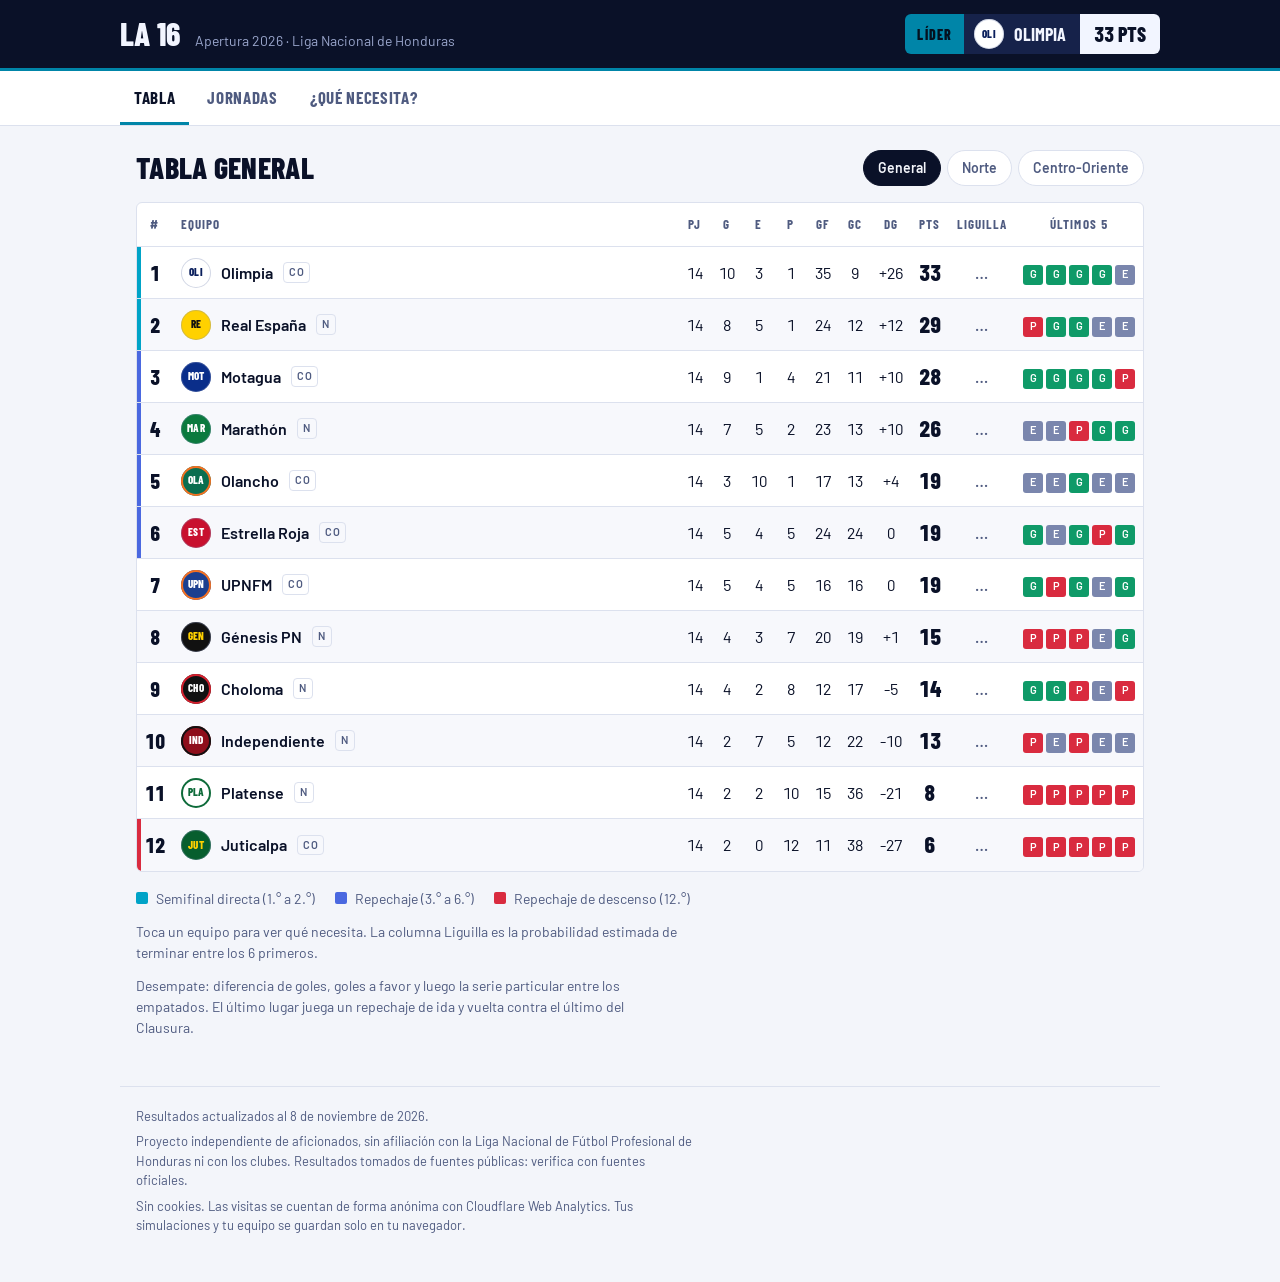
<file: index.html>
<!DOCTYPE html>
<html lang="es">
<head>
  <meta charset="UTF-8">
  <meta http-equiv="Content-Security-Policy" content="default-src 'none'; script-src 'self' https://static.cloudflareinsights.com; style-src 'self'; font-src 'self'; img-src 'self'; manifest-src 'self'; connect-src 'self' https://cloudflareinsights.com; worker-src 'self'; base-uri 'none'; form-action 'none'">
  <meta name="referrer" content="strict-origin-when-cross-origin">
  <meta name="viewport" content="width=device-width, initial-scale=1.0">
  <title>La 16 · Tabla y simulador del Apertura 2026 de la Liga Nacional de Honduras</title>
  <meta name="description" content="Tabla de posiciones del Apertura 2026 de la Liga Nacional de Honduras, simulador de jornadas, probabilidades de clasificar y qué necesita cada equipo para la liguilla. Proyecto independiente.">
  <meta name="theme-color" content="#0A1128">
  <link rel="canonical" href="https://la-16.pages.dev/">

  <meta property="og:type" content="website">
  <meta property="og:locale" content="es_HN">
  <meta property="og:site_name" content="La 16">
  <meta property="og:title" content="La 16 · Apertura 2026">
  <meta property="og:description" content="Tabla general, simulador de jornadas y qué necesita tu equipo para clasificar.">
  <meta property="og:url" content="https://la-16.pages.dev/">
  <meta property="og:image" content="https://la-16.pages.dev/assets/og.png">
  <meta property="og:image:width" content="1200">
  <meta property="og:image:height" content="630">
  <meta property="og:image:alt" content="La 16: tabla general, simulador de jornadas y qué necesita tu equipo. Apertura 2026, Liga Nacional de Honduras.">
  <meta name="twitter:card" content="summary_large_image">

  <link rel="icon" href="assets/icono.svg" type="image/svg+xml">
  <link rel="icon" href="assets/favicon-32.png" type="image/png" sizes="32x32">
  <link rel="apple-touch-icon" href="assets/apple-touch-icon.png">
  <link rel="manifest" href="manifest.webmanifest">

  <link rel="preload" href="assets/fonts/barlow-condensed-800.woff2" as="font" type="font/woff2" crossorigin>
  <link rel="preload" href="assets/fonts/barlow-400.woff2" as="font" type="font/woff2" crossorigin>
  <link rel="stylesheet" href="css/styles.css">
</head>
<body>
  <header class="barra">
    <div class="barra__marca">
      <span class="marca">La&nbsp;16</span>
      <span class="barra__torneo">Apertura 2026 · Liga Nacional de Honduras</span>
    </div>
    <div class="bug" id="bug" aria-live="polite"></div>
  </header>

  <nav class="pestanas" role="tablist" aria-label="Secciones">
    <button class="pestana" role="tab" id="tab-tabla" aria-controls="vista-tabla" data-vista="tabla">Tabla</button>
    <button class="pestana" role="tab" id="tab-jornadas" aria-controls="vista-jornadas" data-vista="jornadas">Jornadas</button>
    <button class="pestana" role="tab" id="tab-equipo" aria-controls="vista-equipo" data-vista="equipo">¿Qué necesita?</button>
  </nav>

  <div class="aviso-conexion" id="aviso-conexion" role="status" hidden>
    Sin conexión: se muestran los últimos datos guardados.
  </div>

  <div class="aviso-sim" id="aviso-sim" hidden>
    <p><strong>Simulación activa.</strong> <span id="aviso-sim-texto"></span></p>
    <button class="boton boton--linea" id="borrar-sim" type="button">Borrar simulación</button>
  </div>

  <main>
    <noscript><p class="nota">La 16 necesita JavaScript para calcular la tabla.</p></noscript>
    <section class="vista" id="vista-tabla" role="tabpanel" aria-labelledby="tab-tabla">
      <div class="vista__cabecera">
        <h1 class="titulo">Tabla general</h1>
        <div class="filtros" role="group" aria-label="Filtrar por grupo">
          <button class="chip" type="button" data-grupo="todos">General</button>
          <button class="chip" type="button" data-grupo="N">Norte</button>
          <button class="chip" type="button" data-grupo="CO">Centro-Oriente</button>
        </div>
      </div>
      <p class="nota" id="nota-grupo" hidden>Los grupos solo definen el calendario. La posición que se muestra es la de la tabla general.</p>
      <div class="tabla-envoltura">
        <table class="tabla">
          <thead>
            <tr>
              <th scope="col" class="c-pos"><abbr title="Posición">#</abbr></th>
              <th scope="col" class="c-equipo">Equipo</th>
              <th scope="col" class="c-pj"><abbr title="Partidos jugados">PJ</abbr></th>
              <th scope="col" class="c-extra"><abbr title="Ganados">G</abbr></th>
              <th scope="col" class="c-extra"><abbr title="Empatados">E</abbr></th>
              <th scope="col" class="c-extra"><abbr title="Perdidos">P</abbr></th>
              <th scope="col" class="c-extra"><abbr title="Goles a favor">GF</abbr></th>
              <th scope="col" class="c-extra"><abbr title="Goles en contra">GC</abbr></th>
              <th scope="col"><abbr title="Diferencia de goles">DG</abbr></th>
              <th scope="col" class="c-pts"><abbr title="Puntos">Pts</abbr></th>
              <th scope="col" class="c-prob"><abbr title="Probabilidad estimada de terminar entre los 6 primeros"><span class="texto-largo">Liguilla</span><span class="texto-corto">Lig.</span></abbr></th>
              <th scope="col" class="c-forma">Últimos 5</th>
            </tr>
          </thead>
          <tbody id="cuerpo-tabla"></tbody>
        </table>
      </div>
      <ul class="leyenda" id="leyenda"></ul>
      <p class="nota">Toca un equipo para ver qué necesita. La columna Liguilla es la probabilidad estimada de terminar entre los 6 primeros.</p>
      <p class="nota">Desempate: diferencia de goles, goles a favor y luego la serie particular entre los empatados. El último lugar juega un repechaje de ida y vuelta contra el último del Clausura.</p>
    </section>

    <section class="vista" id="vista-jornadas" role="tabpanel" aria-labelledby="tab-jornadas" hidden>
      <div class="vista__cabecera">
        <h1 class="titulo" id="titulo-jornada">Jornada</h1>
        <div class="paginador">
          <button class="boton boton--icono" type="button" id="jornada-ant" aria-label="Jornada anterior">
            <svg viewBox="0 0 24 24" aria-hidden="true"><path d="M15 6l-6 6 6 6"/></svg>
          </button>
          <span class="paginador__texto" id="jornada-texto"></span>
          <button class="boton boton--icono" type="button" id="jornada-sig" aria-label="Jornada siguiente">
            <svg viewBox="0 0 24 24" aria-hidden="true"><path d="M9 6l6 6-6 6"/></svg>
          </button>
        </div>
      </div>
      <p class="nota">En los partidos pendientes puedes escribir un marcador para simular cómo quedaría la tabla. La simulación se guarda solo en este navegador.</p>
      <ol class="partidos" id="lista-partidos"></ol>
    </section>

    <section class="vista" id="vista-equipo" role="tabpanel" aria-labelledby="tab-equipo" hidden>
      <div class="vista__cabecera">
        <h1 class="titulo">¿Qué necesita?</h1>
        <label class="selector">
          <span class="selector__etiqueta">Equipo</span>
          <select id="selector-equipo"></select>
        </label>
      </div>
      <div id="analisis"></div>
    </section>
  </main>

  <div class="aviso-datos" id="aviso-datos" role="status" aria-live="polite" hidden></div>

  <footer class="pie">
    <p id="pie-actualizado"></p>
    <p>Proyecto independiente de aficionados, sin afiliación con la Liga Nacional de Fútbol Profesional de Honduras ni con los clubes. Resultados tomados de fuentes públicas: verifica con fuentes oficiales.</p>
    <p>Sin cookies. Las visitas se cuentan de forma anónima con Cloudflare Web Analytics. Tus simulaciones y tu equipo se guardan solo en tu navegador.</p>
  </footer>

  <script src="js/data.js" defer></script>
  <script src="js/tabla.js" defer></script>
  <script src="js/app.js" defer></script>
</body>
</html>
</file>
<file: css/styles.css>
/* Barlow y Barlow Condensed (SIL Open Font License, ver assets/fonts/OFL.txt) */
@font-face {
  font-family: "Barlow";
  font-style: normal;
  font-weight: 400;
  font-display: swap;
  src: url("../assets/fonts/barlow-400.woff2") format("woff2");
}

@font-face {
  font-family: "Barlow";
  font-style: normal;
  font-weight: 600;
  font-display: swap;
  src: url("../assets/fonts/barlow-600.woff2") format("woff2");
}

@font-face {
  font-family: "Barlow Condensed";
  font-style: normal;
  font-weight: 700;
  font-display: swap;
  src: url("../assets/fonts/barlow-condensed-700.woff2") format("woff2");
}

@font-face {
  font-family: "Barlow Condensed";
  font-style: normal;
  font-weight: 800;
  font-display: swap;
  src: url("../assets/fonts/barlow-condensed-800.woff2") format("woff2");
}

:root {
  --fondo: #0A1128;
  --superficie: #101A3A;
  --superficie-2: #0D1631;
  --linea: #22305C;
  --texto: #F2F5FF;
  --texto-suave: #9AA6CC;
  --acento: #00BCE4;
  --acento-texto: #04111F;
  --zona-semis: #00BCE4;
  --zona-repechaje: #6E8BFF;
  --zona-descenso: #FF5A6A;
  --gano: #1FC98A;
  --empato: #7A86AD;
  --perdio: #FF5A6A;
  --sim: #FFC845;
  --neutro-fondo: #26325E;
  --neutro-texto: #E6EBFF;

  --fuente-display: "Barlow Condensed", "Arial Narrow", sans-serif;
  --fuente-texto: "Barlow", system-ui, sans-serif;
  --radio: 6px;
  --ancho: 1040px;
  color-scheme: dark;
}

@media (prefers-color-scheme: light) {
  :root {
    --fondo: #F3F5FA;
    --superficie: #FFFFFF;
    --superficie-2: #F7F8FC;
    --linea: #DCE1EE;
    --texto: #0A1128;
    --texto-suave: #4F5B80;
    --acento: #0085A8;
    --acento-texto: #FFFFFF;
    --zona-semis: #00A3C7;
    --zona-repechaje: #4A68E0;
    --zona-descenso: #D92B3F;
    --gano: #0F9A68;
    --empato: #7A86AD;
    --perdio: #D92B3F;
    --sim: #B77E00;
    --neutro-fondo: #DDE3F2;
    --neutro-texto: #1B2650;
    color-scheme: light;
  }
}

*,
*::before,
*::after {
  box-sizing: border-box;
}

body {
  margin: 0;
  background: var(--fondo);
  color: var(--texto);
  font-family: var(--fuente-texto);
  font-size: 16px;
  line-height: 1.5;
  -webkit-font-smoothing: antialiased;
}

button,
input,
select {
  font: inherit;
  color: inherit;
}

:focus-visible {
  outline: 2px solid var(--acento);
  outline-offset: 2px;
}

abbr[title] {
  text-decoration: none;
}

/* Barra superior: el "marcador" de transmisión */
.barra {
  background: #0A1128;
  color: #F2F5FF;
  border-bottom: 3px solid var(--acento);
  display: flex;
  flex-wrap: wrap;
  align-items: center;
  justify-content: space-between;
  gap: 12px 24px;
  padding: 14px max(16px, calc((100% - var(--ancho)) / 2));
}

.barra__marca {
  display: flex;
  align-items: baseline;
  gap: 14px;
  flex-wrap: wrap;
}

.marca {
  font-family: var(--fuente-display);
  font-weight: 800;
  font-size: 32px;
  line-height: 1;
  letter-spacing: 0.01em;
  text-transform: uppercase;
}

.barra__torneo {
  font-size: 14px;
  color: #9AA6CC;
}

.bug {
  display: flex;
  align-items: stretch;
  font-family: var(--fuente-display);
  text-transform: uppercase;
  border-radius: var(--radio);
  overflow: hidden;
  min-height: 40px;
}

.bug > * {
  white-space: nowrap;
}

.bug__etiqueta {
  background: var(--acento);
  color: #04111F;
  font-weight: 800;
  font-size: 14px;
  letter-spacing: 0.08em;
  padding: 0 12px;
  display: flex;
  align-items: center;
}

.bug__equipo {
  background: #16224A;
  display: flex;
  align-items: center;
  gap: 10px;
  padding: 0 14px 0 10px;
  font-weight: 700;
  font-size: 18px;
}

.bug__pts {
  background: #F2F5FF;
  color: #0A1128;
  font-weight: 800;
  font-size: 20px;
  padding: 0 14px;
  display: flex;
  align-items: center;
  font-variant-numeric: tabular-nums;
}

/* Pestañas */
.pestanas {
  display: flex;
  gap: 4px;
  padding: 0 max(16px, calc((100% - var(--ancho)) / 2));
  background: var(--superficie);
  border-bottom: 1px solid var(--linea);
  overflow-x: auto;
}

.pestana {
  background: none;
  border: 0;
  border-bottom: 3px solid transparent;
  padding: 14px 14px 11px;
  min-height: 48px;
  font-family: var(--fuente-display);
  font-weight: 700;
  font-size: 17px;
  letter-spacing: 0.04em;
  text-transform: uppercase;
  color: var(--texto-suave);
  cursor: pointer;
  white-space: nowrap;
  transition: color 150ms ease, border-color 150ms ease;
}

.pestana:hover {
  color: var(--texto);
}

.pestana[aria-selected="true"] {
  color: var(--texto);
  border-bottom-color: var(--acento);
}

/* Aviso de simulación */
.aviso-sim {
  display: flex;
  flex-wrap: wrap;
  align-items: center;
  justify-content: space-between;
  gap: 8px 16px;
  padding: 10px max(16px, calc((100% - var(--ancho)) / 2));
  background: color-mix(in srgb, var(--sim) 14%, var(--fondo));
  border-bottom: 1px solid color-mix(in srgb, var(--sim) 45%, transparent);
  font-size: 15px;
}

.aviso-sim[hidden] {
  display: none;
}

.aviso-sim p {
  margin: 0;
}

.aviso-sim strong {
  color: var(--sim);
}

main {
  max-width: var(--ancho);
  margin: 0 auto;
  padding: 24px 16px 48px;
}

.vista__cabecera {
  display: flex;
  flex-wrap: wrap;
  align-items: center;
  justify-content: space-between;
  gap: 12px 24px;
  margin-bottom: 16px;
}

.titulo {
  margin: 0;
  font-family: var(--fuente-display);
  font-weight: 800;
  font-size: 30px;
  line-height: 1.1;
  text-transform: uppercase;
  letter-spacing: 0.01em;
}

.nota {
  color: var(--texto-suave);
  font-size: 14px;
  margin: 12px 0 0;
  max-width: 68ch;
}

.nota[hidden] {
  display: none;
}

/* Botones y chips */
.boton {
  border-radius: var(--radio);
  cursor: pointer;
  min-height: 40px;
  padding: 0 14px;
  font-weight: 600;
  font-size: 14px;
  transition: background-color 150ms ease, border-color 150ms ease;
}

.boton--linea {
  background: transparent;
  border: 1px solid var(--linea);
}

.boton--linea:hover {
  border-color: var(--texto-suave);
}

.boton--icono {
  width: 44px;
  height: 44px;
  padding: 0;
  display: inline-grid;
  place-items: center;
  background: var(--superficie);
  border: 1px solid var(--linea);
}

.boton--icono:hover:not(:disabled) {
  border-color: var(--texto-suave);
}

.boton--icono:disabled {
  opacity: 0.35;
  cursor: default;
}

.boton--icono svg {
  width: 20px;
  height: 20px;
  fill: none;
  stroke: currentColor;
  stroke-width: 2.25;
  stroke-linecap: round;
  stroke-linejoin: round;
}

.filtros {
  display: flex;
  gap: 6px;
  flex-wrap: wrap;
}

.chip {
  background: var(--superficie);
  border: 1px solid var(--linea);
  border-radius: 999px;
  padding: 0 14px;
  min-height: 36px;
  font-size: 14px;
  font-weight: 600;
  color: var(--texto-suave);
  cursor: pointer;
  transition: background-color 150ms ease, color 150ms ease, border-color 150ms ease;
}

.chip:hover {
  color: var(--texto);
}

.chip[aria-pressed="true"] {
  background: var(--texto);
  border-color: var(--texto);
  color: var(--fondo);
}

/* Distintivo de equipo (iniciales, sin escudos oficiales) */
.escudo {
  flex: none;
  width: 30px;
  height: 30px;
  border-radius: 50%;
  display: inline-grid;
  place-items: center;
  font-family: var(--fuente-display);
  font-weight: 800;
  font-size: 11px;
  letter-spacing: 0.02em;
  background: var(--neutro-fondo);
  color: var(--neutro-texto);
  box-shadow: inset 0 0 0 1px rgb(127 140 180 / 0.35);
}

/* Tabla */
.tabla-envoltura {
  background: var(--superficie);
  border: 1px solid var(--linea);
  border-radius: var(--radio);
  overflow-x: auto;
}

.tabla {
  width: 100%;
  border-collapse: collapse;
  font-variant-numeric: tabular-nums;
}

.tabla th {
  font-family: var(--fuente-display);
  font-weight: 700;
  font-size: 13px;
  letter-spacing: 0.08em;
  text-transform: uppercase;
  color: var(--texto-suave);
  text-align: center;
  padding: 12px 8px;
  border-bottom: 1px solid var(--linea);
  white-space: nowrap;
}

.tabla td {
  text-align: center;
  padding: 0 8px;
  height: 52px;
  border-bottom: 1px solid var(--linea);
  white-space: nowrap;
}

.tabla tbody tr:last-child td {
  border-bottom: 0;
}

.tabla tbody tr:nth-child(even) {
  background: var(--superficie-2);
}

.tabla .c-equipo {
  text-align: left;
  width: 100%;
}

.tabla td.c-pos {
  position: relative;
  width: 52px;
  font-family: var(--fuente-display);
  font-weight: 800;
  font-size: 20px;
}

.tabla td.c-pos::before {
  content: "";
  position: absolute;
  left: 0;
  top: 0;
  bottom: 0;
  width: 4px;
  background: var(--zona, transparent);
}

.fila--semis {
  --zona: var(--zona-semis);
}

.fila--repechaje {
  --zona: var(--zona-repechaje);
}

.fila--descenso {
  --zona: var(--zona-descenso);
}

.equipo {
  display: flex;
  align-items: center;
  gap: 10px;
  font-weight: 600;
}

.equipo__grupo {
  font-size: 11px;
  font-weight: 600;
  letter-spacing: 0.06em;
  color: var(--texto-suave);
  border: 1px solid var(--linea);
  border-radius: 4px;
  padding: 1px 5px;
}

.tabla td.c-pts {
  font-family: var(--fuente-display);
  font-weight: 800;
  font-size: 22px;
}

.movimiento {
  display: inline-block;
  min-width: 26px;
  margin-left: 2px;
  font-family: var(--fuente-texto);
  font-size: 12px;
  font-weight: 600;
  vertical-align: middle;
}

.movimiento--sube {
  color: var(--gano);
}

.movimiento--baja {
  color: var(--perdio);
}

.forma {
  display: inline-flex;
  gap: 3px;
}

.forma__item {
  width: 20px;
  height: 20px;
  border-radius: 3px;
  display: inline-grid;
  place-items: center;
  font-size: 11px;
  font-weight: 700;
  color: #FFFFFF;
}

.forma__item--G {
  background: var(--gano);
}

.forma__item--E {
  background: var(--empato);
}

.forma__item--P {
  background: var(--perdio);
}

.leyenda {
  list-style: none;
  display: flex;
  flex-wrap: wrap;
  gap: 8px 20px;
  padding: 0;
  margin: 16px 0 0;
  font-size: 14px;
  color: var(--texto-suave);
}

.leyenda li {
  display: flex;
  align-items: center;
  gap: 8px;
}

.leyenda__marca {
  width: 12px;
  height: 12px;
  border-radius: 2px;
  background: var(--zona);
}

.leyenda__marca--semis {
  --zona: var(--zona-semis);
}

.leyenda__marca--repechaje {
  --zona: var(--zona-repechaje);
}

.leyenda__marca--descenso {
  --zona: var(--zona-descenso);
}

/* Jornadas */
.paginador {
  display: flex;
  align-items: center;
  gap: 10px;
}

.paginador__texto {
  min-width: 11ch;
  text-align: center;
  font-size: 14px;
  color: var(--texto-suave);
}

.partidos {
  list-style: none;
  margin: 16px 0 0;
  padding: 0;
  display: grid;
  gap: 8px;
}

.partido {
  background: var(--superficie);
  border: 1px solid var(--linea);
  border-radius: var(--radio);
  padding: 10px 14px 12px;
}

.partido--sim {
  border-color: color-mix(in srgb, var(--sim) 55%, var(--linea));
}

.partido__meta {
  display: flex;
  justify-content: space-between;
  gap: 12px;
  font-size: 13px;
  color: var(--texto-suave);
  margin-bottom: 8px;
}

.partido__etiquetas {
  display: flex;
  gap: 10px;
}

.partido__etiqueta-mio {
  color: var(--acento);
  font-weight: 700;
  letter-spacing: 0.06em;
  text-transform: uppercase;
  font-size: 12px;
}

.partido__etiqueta-sim {
  color: var(--sim);
  font-weight: 700;
  letter-spacing: 0.06em;
  text-transform: uppercase;
  font-size: 12px;
}

.partido__cuerpo {
  display: grid;
  grid-template-columns: 1fr auto 1fr;
  align-items: center;
  gap: 12px;
}

.partido__equipo {
  display: flex;
  align-items: center;
  gap: 10px;
  font-weight: 600;
  min-width: 0;
}

.partido__equipo--local {
  justify-content: flex-end;
  text-align: right;
}

.partido__nombre {
  overflow: hidden;
  text-overflow: ellipsis;
  white-space: nowrap;
}

.marcador {
  display: flex;
  align-items: center;
  background: #0A1128;
  color: #F2F5FF;
  border-radius: 4px;
  font-family: var(--fuente-display);
  font-weight: 800;
  font-size: 24px;
  font-variant-numeric: tabular-nums;
  line-height: 1;
}

.marcador__gol {
  width: 40px;
  text-align: center;
  padding: 8px 0;
}

.marcador__sep {
  width: 1px;
  align-self: stretch;
  background: #2A3A6E;
}

.marcador input {
  width: 44px;
  height: 44px;
  text-align: center;
  background: transparent;
  border: 0;
  font: inherit;
  color: inherit;
  -moz-appearance: textfield;
  appearance: textfield;
}

.marcador input::-webkit-outer-spin-button,
.marcador input::-webkit-inner-spin-button {
  -webkit-appearance: none;
  margin: 0;
}

.marcador input::placeholder {
  color: #4C5A8A;
}

.marcador input:focus-visible {
  outline: 2px solid var(--acento);
  outline-offset: -2px;
  border-radius: 4px;
}

.marcador--sim {
  color: var(--sim);
}

/* ¿Qué necesita? */
.selector {
  display: flex;
  align-items: center;
  gap: 10px;
}

.selector__etiqueta {
  font-size: 14px;
  color: var(--texto-suave);
}

.selector select {
  min-height: 44px;
  min-width: 200px;
  background: var(--superficie);
  border: 1px solid var(--linea);
  border-radius: var(--radio);
  padding: 0 12px;
  font-weight: 600;
}

.resumen {
  display: grid;
  grid-template-columns: repeat(4, 1fr);
  background: var(--superficie);
  border: 1px solid var(--linea);
  border-radius: var(--radio);
  margin-bottom: 16px;
}

.resumen__dato {
  padding: 14px 16px;
  border-left: 1px solid var(--linea);
}

.resumen__dato:first-child {
  border-left: 0;
}

.resumen__valor {
  display: block;
  font-family: var(--fuente-display);
  font-weight: 800;
  font-size: 32px;
  line-height: 1.1;
  font-variant-numeric: tabular-nums;
}

.resumen__etiqueta {
  font-size: 13px;
  color: var(--texto-suave);
}

.objetivos {
  display: grid;
  gap: 8px;
  margin: 0;
  padding: 0;
  list-style: none;
}

.objetivo {
  display: grid;
  grid-template-columns: 1fr auto;
  gap: 4px 16px;
  align-items: start;
  background: var(--superficie);
  border: 1px solid var(--linea);
  border-radius: var(--radio);
  padding: 16px;
}

/* La probabilidad es la cifra principal de la tarjeta */
.objetivo__cifra {
  text-align: right;
}

.objetivo__porcentaje {
  display: block;
  font-family: var(--fuente-display);
  font-weight: 800;
  font-size: 34px;
  line-height: 1;
  font-variant-numeric: tabular-nums;
}

.objetivo__cifra-etiqueta {
  font-size: 12px;
  color: var(--texto-suave);
}

.medidor {
  grid-column: 1 / -1;
  height: 6px;
  margin: 8px 0 6px;
  border-radius: 3px;
  background: var(--linea);
  overflow: hidden;
}

.medidor__valor {
  display: block;
  width: 0;
  height: 100%;
  border-radius: 3px;
  background: var(--acento);
  transition: width 300ms ease-out;
}

.objetivo__nombre {
  font-family: var(--fuente-display);
  font-weight: 700;
  font-size: 20px;
  text-transform: uppercase;
  letter-spacing: 0.02em;
}

.objetivo__detalle {
  grid-column: 1 / -1;
  margin: 0;
  color: var(--texto-suave);
  font-size: 15px;
}

.objetivo__detalle .estado {
  margin-right: 6px;
}

/* Etiqueta de estado, como los rótulos de una transmisión */
.estado {
  display: inline-block;
  padding: 2px 7px;
  border-radius: 3px;
  font-family: var(--fuente-display);
  font-weight: 800;
  font-size: 13px;
  line-height: 1.3;
  letter-spacing: 0.08em;
  text-transform: uppercase;
  color: var(--estado, var(--texto-suave));
  background: color-mix(in srgb, var(--estado, var(--texto-suave)) 16%, transparent);
  vertical-align: 1px;
}

.objetivo--asegurado {
  --estado: var(--gano);
}

.objetivo--eliminado {
  --estado: var(--perdio);
}

.objetivo--depende {
  --estado: var(--acento);
}

.objetivo--ajeno {
  --estado: var(--sim);
}

.subtitulo {
  font-family: var(--fuente-display);
  font-weight: 700;
  font-size: 20px;
  text-transform: uppercase;
  letter-spacing: 0.02em;
  margin: 28px 0 10px;
}

.pendientes {
  list-style: none;
  margin: 0;
  padding: 0;
  background: var(--superficie);
  border: 1px solid var(--linea);
  border-radius: var(--radio);
}

.pendientes li {
  display: grid;
  grid-template-columns: 56px 1fr auto;
  gap: 12px;
  align-items: center;
  padding: 10px 16px;
  border-top: 1px solid var(--linea);
}

.pendientes li:first-child {
  border-top: 0;
}

.pendientes__j {
  font-family: var(--fuente-display);
  font-weight: 700;
  color: var(--texto-suave);
}

.pendientes__rival {
  display: flex;
  align-items: center;
  gap: 10px;
  font-weight: 600;
}

.pendientes__cond {
  font-size: 13px;
  color: var(--texto-suave);
}

/* Texto solo para lectores de pantalla */
.solo-lectores {
  position: absolute;
  width: 1px;
  height: 1px;
  padding: 0;
  margin: -1px;
  overflow: hidden;
  clip: rect(0 0 0 0);
  white-space: nowrap;
  border: 0;
}

/* Enlace del equipo en la tabla */
a.equipo {
  color: inherit;
  text-decoration: none;
}

a.equipo:hover span:nth-child(2) {
  text-decoration: underline;
  text-underline-offset: 3px;
}

/* Probabilidad de liguilla */
.tabla td.c-prob {
  font-weight: 600;
  color: var(--texto-suave);
  min-width: 56px;
}

/* Toda la fila abre la ficha del equipo */
#cuerpo-tabla tr {
  cursor: pointer;
  transition: background-color 150ms ease;
}

@media (hover: hover) {
  #cuerpo-tabla tr:hover {
    background: color-mix(in srgb, var(--texto) 6%, var(--superficie));
  }
}

/* Mi equipo */
.tabla tbody tr.fila--mia {
  background: color-mix(in srgb, var(--acento) 12%, var(--superficie));
}

.tabla tbody tr.fila--mia .equipo > span:nth-child(2) {
  font-weight: 700;
}

.partido--mio {
  border-color: color-mix(in srgb, var(--acento) 60%, var(--linea));
}

.acciones {
  display: flex;
  flex-wrap: wrap;
  gap: 8px;
  margin-bottom: 16px;
}

.boton--linea[aria-pressed="true"] {
  border-color: var(--acento);
  color: var(--acento);
}

.boton--solido {
  background: var(--acento);
  color: var(--acento-texto);
  border: 1px solid var(--acento);
}

.boton--solido:hover {
  filter: brightness(1.08);
}

a.boton {
  display: inline-flex;
  align-items: center;
  text-decoration: none;
  color: inherit;
}


/* Calendario */
.calendario {
  display: flex;
  flex-wrap: wrap;
  align-items: center;
  gap: 8px;
  margin-top: 14px;
}

.calendario__titulo {
  font-size: 14px;
  color: var(--texto-suave);
  width: 100%;
}

/* Gráfico de evolución */
.grafico {
  margin: 28px 0 0;
}

.grafico .subtitulo {
  margin-top: 0;
}

.grafico__lienzo {
  position: relative;
  background: var(--superficie);
  border: 1px solid var(--linea);
  border-radius: var(--radio);
  padding: 8px 4px 0;
}

.grafico svg {
  display: block;
  width: 100%;
  height: auto;
  touch-action: pan-y;
  font-family: var(--fuente-texto);
}

.grafico__rejilla {
  stroke: var(--linea);
  stroke-width: 1;
  vector-effect: non-scaling-stroke;
}

.grafico__eje {
  fill: var(--texto-suave);
  font-size: 12px;
}

.grafico__otra {
  fill: none;
  stroke: var(--texto-suave);
  stroke-opacity: 0.28;
  stroke-width: 1.5;
  vector-effect: non-scaling-stroke;
  stroke-linejoin: round;
  stroke-linecap: round;
}

/* Solo las líneas grises reciben toques; el resto del dibujo no los intercepta */
.grafico__rejilla,
.grafico__eje,
.grafico__guia,
.grafico__mia,
.grafico__punto,
.grafico__fin,
.grafico__otra {
  pointer-events: none;
}

.grafico__toque {
  fill: none;
  stroke: transparent;
  stroke-width: 14;
  vector-effect: non-scaling-stroke;
  pointer-events: stroke;
  cursor: pointer;
}

.grafico__linea.resaltada .grafico__otra {
  stroke: var(--texto);
  stroke-opacity: 0.85;
  stroke-width: 2;
}

.grafico__mia {
  fill: none;
  stroke: var(--acento);
  stroke-width: 2.5;
  vector-effect: non-scaling-stroke;
  stroke-linejoin: round;
  stroke-linecap: round;
}

.grafico__punto {
  fill: var(--acento);
  stroke: var(--superficie);
  stroke-width: 2;
}

.grafico__punto.activo {
  r: 6.5;
}

.grafico__guia {
  stroke: var(--texto-suave);
  stroke-width: 1;
  vector-effect: non-scaling-stroke;
}

.texto-corto {
  display: none;
}

.grafico__fin {
  fill: var(--texto);
  font-family: var(--fuente-display);
  font-weight: 800;
  font-size: 16px;
}

.grafico__tip {
  position: absolute;
  transform: translate(-50%, calc(-100% - 12px));
  background: #0A1128;
  color: #F2F5FF;
  border-radius: 4px;
  padding: 6px 10px;
  font-size: 13px;
  font-weight: 600;
  white-space: nowrap;
  pointer-events: none;
  box-shadow: 0 4px 14px rgb(0 0 0 / 0.3);
}

.grafico__tip[hidden] {
  display: none;
}

.grafico__tabla {
  margin-top: 10px;
  font-size: 14px;
}

.grafico__tabla summary {
  cursor: pointer;
  color: var(--texto-suave);
  min-height: 32px;
}

.tabla--simple {
  margin-top: 8px;
  max-width: 320px;
}

.tabla--simple td {
  height: 36px;
}

/* Sin conexión */
.aviso-conexion {
  padding: 10px max(16px, calc((100% - var(--ancho)) / 2));
  background: var(--superficie-2);
  border-bottom: 1px solid var(--linea);
  font-size: 14px;
  color: var(--texto-suave);
}

.aviso-conexion[hidden] {
  display: none;
}

.aviso-datos {
  position: fixed;
  left: 50%;
  bottom: max(16px, env(safe-area-inset-bottom));
  transform: translateX(-50%);
  z-index: 10;
  background: #0A1128;
  color: #F2F5FF;
  border: 1px solid var(--acento);
  border-radius: var(--radio);
  padding: 10px 16px;
  font-weight: 600;
  font-size: 15px;
  box-shadow: 0 6px 20px rgb(0 0 0 / 0.35);
  white-space: nowrap;
}

.aviso-datos[hidden] {
  display: none;
}

.pie {
  max-width: var(--ancho);
  margin: 0 auto;
  padding: 20px 16px 40px;
  border-top: 1px solid var(--linea);
  font-size: 13px;
  color: var(--texto-suave);
}

.pie p {
  margin: 0 0 6px;
  max-width: 80ch;
}

/* Pantallas táctiles: objetivos de al menos 44 px */
@media (pointer: coarse) {
  .chip,
  .boton {
    min-height: 44px;
  }
}

body {
  -webkit-tap-highlight-color: transparent;
}

button,
select,
input {
  touch-action: manipulation;
}

@media (max-width: 720px) {
  .tabla .c-extra {
    display: none;
  }

  .resumen {
    grid-template-columns: repeat(2, 1fr);
  }

  .resumen__dato:nth-child(3) {
    border-left: 0;
  }

  .resumen__dato:nth-child(n + 3) {
    border-top: 1px solid var(--linea);
  }
}

@media (max-width: 520px) {
  .marca {
    font-size: 28px;
  }

  .titulo {
    font-size: 26px;
  }

  .tabla .c-forma,
  .tabla .c-pj,
  .texto-largo {
    display: none;
  }

  .texto-corto {
    display: inline;
  }

  .tabla td.c-prob {
    min-width: 0;
  }

  /* El gráfico se reduce: texto y puntos más grandes en unidades del dibujo */
  .grafico__eje {
    font-size: 21px;
  }

  .grafico__fin {
    font-size: 26px;
  }

  .grafico__punto {
    r: 8;
  }

  .grafico__punto.activo {
    r: 11;
  }

  .tabla .equipo__grupo {
    display: none;
  }

  .partido__cuerpo {
    gap: 8px;
  }

  .partido__equipo .escudo {
    display: none;
  }

  .pendientes li {
    grid-template-columns: 40px 1fr;
    row-gap: 2px;
  }

  .pendientes__cond {
    grid-column: 2;
  }

  .selector,
  .selector select {
    width: 100%;
  }
}

@media (max-width: 360px) {
  .barra__torneo {
    font-size: 13px;
  }

  .bug__etiqueta {
    padding: 0 8px;
    font-size: 12px;
  }

  .bug__equipo {
    padding: 0 10px;
    font-size: 16px;
  }

  .bug__equipo .escudo {
    display: none;
  }

  .bug__pts {
    padding: 0 10px;
    font-size: 17px;
  }

  .partido {
    padding-inline: 10px;
  }

  .partido__nombre {
    white-space: normal;
    line-height: 1.2;
    font-size: 15px;
    hyphens: auto;
  }

  .pestana {
    padding-inline: 10px;
    font-size: 16px;
  }

  .tabla td,
  .tabla th {
    padding-inline: 5px;
  }

  .tabla td.c-pos {
    width: 34px;
    font-size: 18px;
  }

  .tabla .escudo {
    width: 26px;
    height: 26px;
    font-size: 10px;
  }

  .tabla .equipo {
    gap: 8px;
    font-size: 15px;
  }

  .tabla td.c-prob {
    font-size: 14px;
  }

  .marcador__gol,
  .marcador input {
    width: 38px;
  }
}

@media (prefers-reduced-motion: reduce) {
  * {
    transition: none !important;
  }
}
</file>
